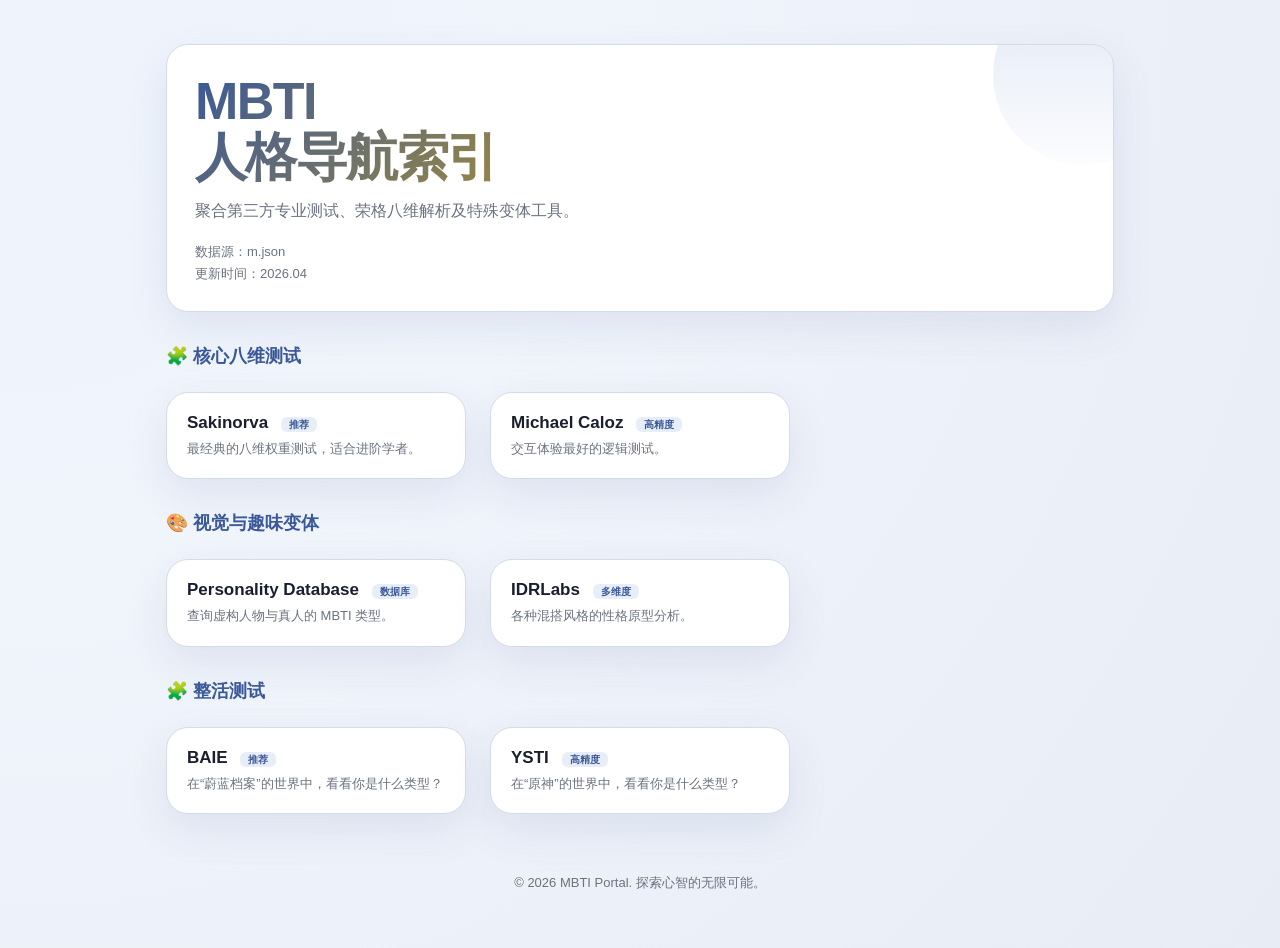
<file: index.html>
<!DOCTYPE html>
<html lang="zh-CN">
<head>
    <meta charset="UTF-8">
    <meta name="viewport" content="width=device-width, initial-scale=1.0">
    <title>MBTI 深度导航站</title>
    <style>
    :root {
      --bg: #f0f4fb;
      --panel: #ffffff;
      --text: #1a1e2e;
      --muted: #6b7280;
      --line: #d4dce8;
      --soft: #e8eef8;
      --accent: #5b7fc7;
      --accent-strong: #3b5998;
      --gold: #e6ac00;
      --gold-soft: #fff8e0;
      --anemo: #74c2a8;
      --pyro: #ef7a56;
      --hydro: #4fc1e8;
      --electro: #9b7fd4;
      --cryo: #a0d2e7;
      --dendro: #7bb662;
      --geo: #f0c75e;
      --shadow: 0 16px 40px rgba(59, 89, 152, 0.10);
      --radius: 22px;
    }
    * { box-sizing: border-box; }
    html, body { margin: 0; padding: 0; }
    body {
      font-family: -apple-system, BlinkMacSystemFont, "Segoe UI", "PingFang SC", "Hiragino Sans GB", "Microsoft YaHei", sans-serif;
      background: radial-gradient(circle at top left, #eef3fc 0, #f0f4fb 36%, #e8ecf5 100%);
      color: var(--text);
      min-height: 100vh;
    }
    .shell { max-width: 980px; margin: 0 auto; padding: 24px 16px 56px; }
    .card {
      background: var(--panel);
      border: 1px solid var(--line);
      border-radius: var(--radius);
      box-shadow: var(--shadow);
    }
    .hero {
      padding: 28px; margin-top: 20px; overflow: hidden; position: relative;
    }
    .hero::after {
      content: ""; position: absolute; right: -60px; top: -60px;
      width: 180px; height: 180px; border-radius: 50%;
      background: linear-gradient(180deg, rgba(91, 127, 199, 0.18), rgba(91, 127, 199, 0.02));
      pointer-events: none;
    }
    h1, h2, h3, p { margin: 0; }
    .hero h1 {
      font-size: clamp(28px, 5vw, 52px); line-height: 1.08; letter-spacing: -0.03em;
      max-width: 680px;
      background: linear-gradient(135deg, var(--accent-strong), var(--gold));
      -webkit-background-clip: text; -webkit-text-fill-color: transparent; background-clip: text;
    }
    .hero-minimal {
      min-height: 48vh; display: flex; flex-direction: column;
      justify-content: center; align-items: center; text-align: center; padding: 42px 20px;
    }
    .hero-minimal::after { display: none; }
    .hero-minimal h1 { max-width: none; margin: 0; }
    .hero-actions { display: flex; flex-wrap: wrap; gap: 12px; margin-top: 22px; }
    .hero-actions-single { justify-content: center; margin-top: 28px; }
    .hero-subtitle { font-size: 16px; color: var(--muted); margin-top: 12px; line-height: 1.7; }
    .hero-info {
      margin-top: 18px; font-size: 13px; color: var(--muted);
      display: flex; flex-direction: column; gap: 4px;
    }
    button {
      border: 0; cursor: pointer;
      transition: transform .16s ease, box-shadow .16s ease, opacity .16s ease;
      font: inherit;
    }
    button:hover { transform: translateY(-1px); }
    button:disabled { cursor: not-allowed; opacity: 0.55; transform: none; }
    .btn-primary {
      background: linear-gradient(135deg, var(--accent-strong), #5271b8);
      color: #fff; padding: 14px 24px; border-radius: 14px;
      box-shadow: 0 12px 30px rgba(59, 89, 152, 0.22); font-weight: 700; font-size: 16px;
    }
    .btn-secondary {
      background: #fff; color: var(--accent-strong); padding: 14px 20px;
      border-radius: 14px; border: 1px solid var(--line); font-weight: 700;
    }
    .screen { display: none; }
    .screen.active { display: block; }
    .test-wrap, .result-wrap { margin-top: 22px; padding: 22px; }
    .topbar {
      display: flex; justify-content: space-between; align-items: center;
      gap: 16px; margin-bottom: 18px; flex-wrap: wrap;
    }
    .progress {
      flex: 1; min-width: 240px; height: 10px;
      background: #e4eaf4; border-radius: 999px; overflow: hidden;
    }
    .progress > span {
      display: block; width: 0; height: 100%;
      background: linear-gradient(90deg, var(--hydro), var(--accent-strong));
      border-radius: inherit; transition: width .22s ease;
    }
    .progress-text { color: var(--muted); font-size: 13px; white-space: nowrap; }
    .question-list { display: grid; gap: 16px; }
    .question {
      border: 1px solid var(--line); border-radius: 18px; padding: 18px;
      background: linear-gradient(180deg, #ffffff, #fafcff);
    }
    .question-meta {
      display: flex; justify-content: space-between; align-items: center;
      gap: 12px; margin-bottom: 10px; color: var(--muted); font-size: 12px;
    }
    .badge {
      display: inline-flex; align-items: center; gap: 6px;
      border-radius: 999px; padding: 6px 10px;
      background: var(--soft); border: 1px solid var(--line);
    }
    .question-title { font-size: 16px; line-height: 1.7; white-space: pre-wrap; }
    .options { display: grid; gap: 10px; margin-top: 14px; }
    .option {
      display: flex; align-items: flex-start; gap: 12px; padding: 14px;
      border-radius: 14px; border: 1px solid var(--line); background: #fff;
      transition: border-color .16s ease, background .16s ease; cursor: pointer;
    }
    .option:hover { border-color: #b0c4e8; background: #f5f8ff; }
    .option input { margin-top: 3px; accent-color: var(--accent-strong); transform: scale(1.1); flex-shrink: 0; }
    .option-code { font-weight: 800; color: var(--accent-strong); min-width: 22px; }
    .actions-bottom {
      display: flex; justify-content: space-between; align-items: center;
      gap: 12px; flex-wrap: wrap; margin-top: 18px; padding-top: 6px;
    }
    .hint { color: var(--muted); font-size: 13px; line-height: 1.7; }
    .result-layout { display: grid; gap: 18px; }
    .result-top { display: grid; grid-template-columns: 1fr 1fr; gap: 18px; align-items: stretch; }
    .type-box, .analysis-box, .dim-box, .note-box {
      border: 1px solid var(--line); border-radius: 18px; padding: 18px;
      background: linear-gradient(180deg, #ffffff, #fafcff);
    }
    .type-kicker { font-size: 12px; color: var(--accent-strong); margin-bottom: 8px; letter-spacing: .06em; }
    .type-name { font-size: clamp(30px, 5vw, 48px); line-height: 1.08; letter-spacing: -0.03em; }
    .type-subname { margin-top: 10px; color: var(--muted); font-size: 14px; line-height: 1.8; }
    .match {
      margin-top: 18px; display: inline-flex; align-items: center; gap: 8px;
      border-radius: 999px; padding: 10px 14px; background: var(--soft);
      border: 1px solid var(--line); color: var(--accent-strong); font-weight: 700; font-size: 14px;
    }
    .poster-box {
      border: 1px solid var(--line); border-radius: 18px;
      background: linear-gradient(180deg, #ffffff, #fafcff);
      overflow: hidden; position: relative;
      display: flex; flex-direction: column;
      min-height: 320px;
    }
    .poster-img {
      width: 100%; height: 100%; object-fit: cover;
      display: block; border-radius: 18px;
      filter: contrast(1.08) saturate(1.1);
      transition: transform 0.4s ease;
    }
    .poster-box:hover .poster-img { transform: scale(1.03); }
    .poster-overlay {
      position: absolute; bottom: 0; left: 0; right: 0;
      padding: 16px 18px;
      background: linear-gradient(0deg, rgba(0,0,0,0.55) 0%, rgba(0,0,0,0) 100%);
      border-radius: 0 0 18px 18px;
    }
    .poster-element {
      display: inline-flex; align-items: center; gap: 6px;
      background: rgba(255,255,255,0.18); backdrop-filter: blur(8px);
      -webkit-backdrop-filter: blur(8px);
      border: 1px solid rgba(255,255,255,0.25);
      border-radius: 999px; padding: 6px 14px;
      color: #fff; font-size: 14px; font-weight: 700;
    }
    .poster-element-icon { font-size: 18px; }
    .analysis-box h3, .dim-box h3, .note-box h3 { font-size: 16px; margin-bottom: 12px; }
    .analysis-box p { margin: 0; color: #2a3040; font-size: 15px; line-height: 1.9; white-space: pre-wrap; }
    .dim-list { display: grid; gap: 12px; }
    .dim-item { border: 1px solid var(--line); border-radius: 16px; padding: 14px; background: #fff; }
    .dim-item-top {
      display: flex; justify-content: space-between; align-items: baseline;
      gap: 10px; margin-bottom: 8px; flex-wrap: wrap;
    }
    .dim-item-name { font-size: 14px; font-weight: 700; color: var(--text); }
    .dim-item-score { color: var(--accent-strong); font-weight: 800; font-size: 14px; white-space: nowrap; }
    .dim-item p { margin: 0; color: var(--muted); font-size: 13px; line-height: 1.8; }
    .note-box p { margin: 0; color: var(--muted); font-size: 13px; line-height: 1.8; }
    .result-actions {
      display: flex; justify-content: space-between; align-items: center;
      gap: 12px; flex-wrap: wrap; margin-top: 22px;
    }
    details.author-box {
      border: 1px solid var(--line); border-radius: 18px;
      background: linear-gradient(180deg, #ffffff, #fbfdfb); overflow: hidden;
    }
    .author-box summary {
      list-style: none; cursor: pointer; padding: 18px; font-size: 16px;
      font-weight: 700; color: var(--text); display: flex; align-items: center;
      justify-content: space-between; gap: 12px;
    }
    .author-box summary::-webkit-details-marker { display: none; }
    .author-box summary::after {
      content: '展开'; font-size: 12px; font-weight: 700; color: var(--accent-strong);
      border: 1px solid var(--line); background: var(--soft);
      padding: 6px 10px; border-radius: 999px; flex-shrink: 0;
    }
    .author-box[open] summary::after { content: '收起'; }
    .author-content { border-top: 1px solid var(--line); padding: 0 18px 18px; }
    .author-content p { margin: 14px 0 0; color: #2a3040; font-size: 14px; line-height: 1.9; }
    @media (max-width: 860px) { .result-top { grid-template-columns: 1fr; } }
    @media (max-width: 600px) {
      .shell { padding: 14px 12px 42px; }
      .hero, .test-wrap, .result-wrap { padding: 16px; }
      .hero h1 { font-size: 32px; }
      .question-title { font-size: 15px; }
    }
        /* 针对导航页微调的补充样式 */
        .nav-grid { display: grid; gap: 24px; margin-top: 24px; }
        .category-title { 
            font-size: 18px; font-weight: 800; color: var(--accent-strong); 
            margin: 32px 0 16px; display: flex; align-items: center; gap: 8px;
        }
        .link-card {
            display: flex; flex-direction: column; padding: 20px;
            transition: all 0.2s ease; cursor: pointer; text-decoration: none;
        }
        .link-card:hover { transform: translateY(-3px); border-color: var(--accent); }
        .link-name { font-size: 17px; font-weight: 700; color: var(--text); margin-bottom: 6px; }
        .link-desc { font-size: 13px; color: var(--muted); line-height: 1.5; }
        .tag { font-size: 10px; padding: 2px 8px; border-radius: 6px; background: var(--soft); color: var(--accent-strong); margin-left: 8px; }
    </style>
</head>
<body>

<div class="shell">
    <header class="card hero">
        <h1>MBTI <br>人格导航索引</h1>
        <p class="hero-subtitle">聚合第三方专业测试、荣格八维解析及特殊变体工具。</p>
        <div class="hero-info">
            <span>数据源：m.json</span>
            <span>更新时间：2026.04</span>
        </div>
    </header>

    <div id="main-content">
        <div id="loading" style="padding: 40px; text-align: center; color: var(--muted);">正在初始化导航矩阵...</div>
    </div>

    <footer style="margin-top: 60px; text-align: center; font-size: 13px; color: var(--muted);">
        <p>© 2026 MBTI Portal. 探索心智的无限可能。</p>
    </footer>
</div>

<script>
    async function initNav() {
        const container = document.getElementById('main-content');
        try {
            const response = await fetch('m.json');
            const data = await response.json();
            
            let html = '';
            data.categories.forEach(cat => {
                html += `<h2 class="category-title">${cat.title}</h2>`;
                html += `<div class="nav-grid" style="grid-template-columns: repeat(auto-fill, minmax(280px, 1fr));">`;
                
                cat.links.forEach(link => {
                    html += `
                        <a href="${link.url}" target="_blank" class="card link-card">
                            <div class="link-name">${link.name} ${link.tag ? `<span class="tag">${link.tag}</span>` : ''}</div>
                            <div class="link-desc">${link.desc}</div>
                        </a>
                    `;
                });
                html += `</div>`;
            });
            
            container.innerHTML = html;
        } catch (e) {
            container.innerHTML = `<div class="card test-wrap">❌ 加载失败，请检查 m.json 是否在同一目录下。</div>`;
        }
    }
    initNav();
</script>
</body>
</html>
</file>
